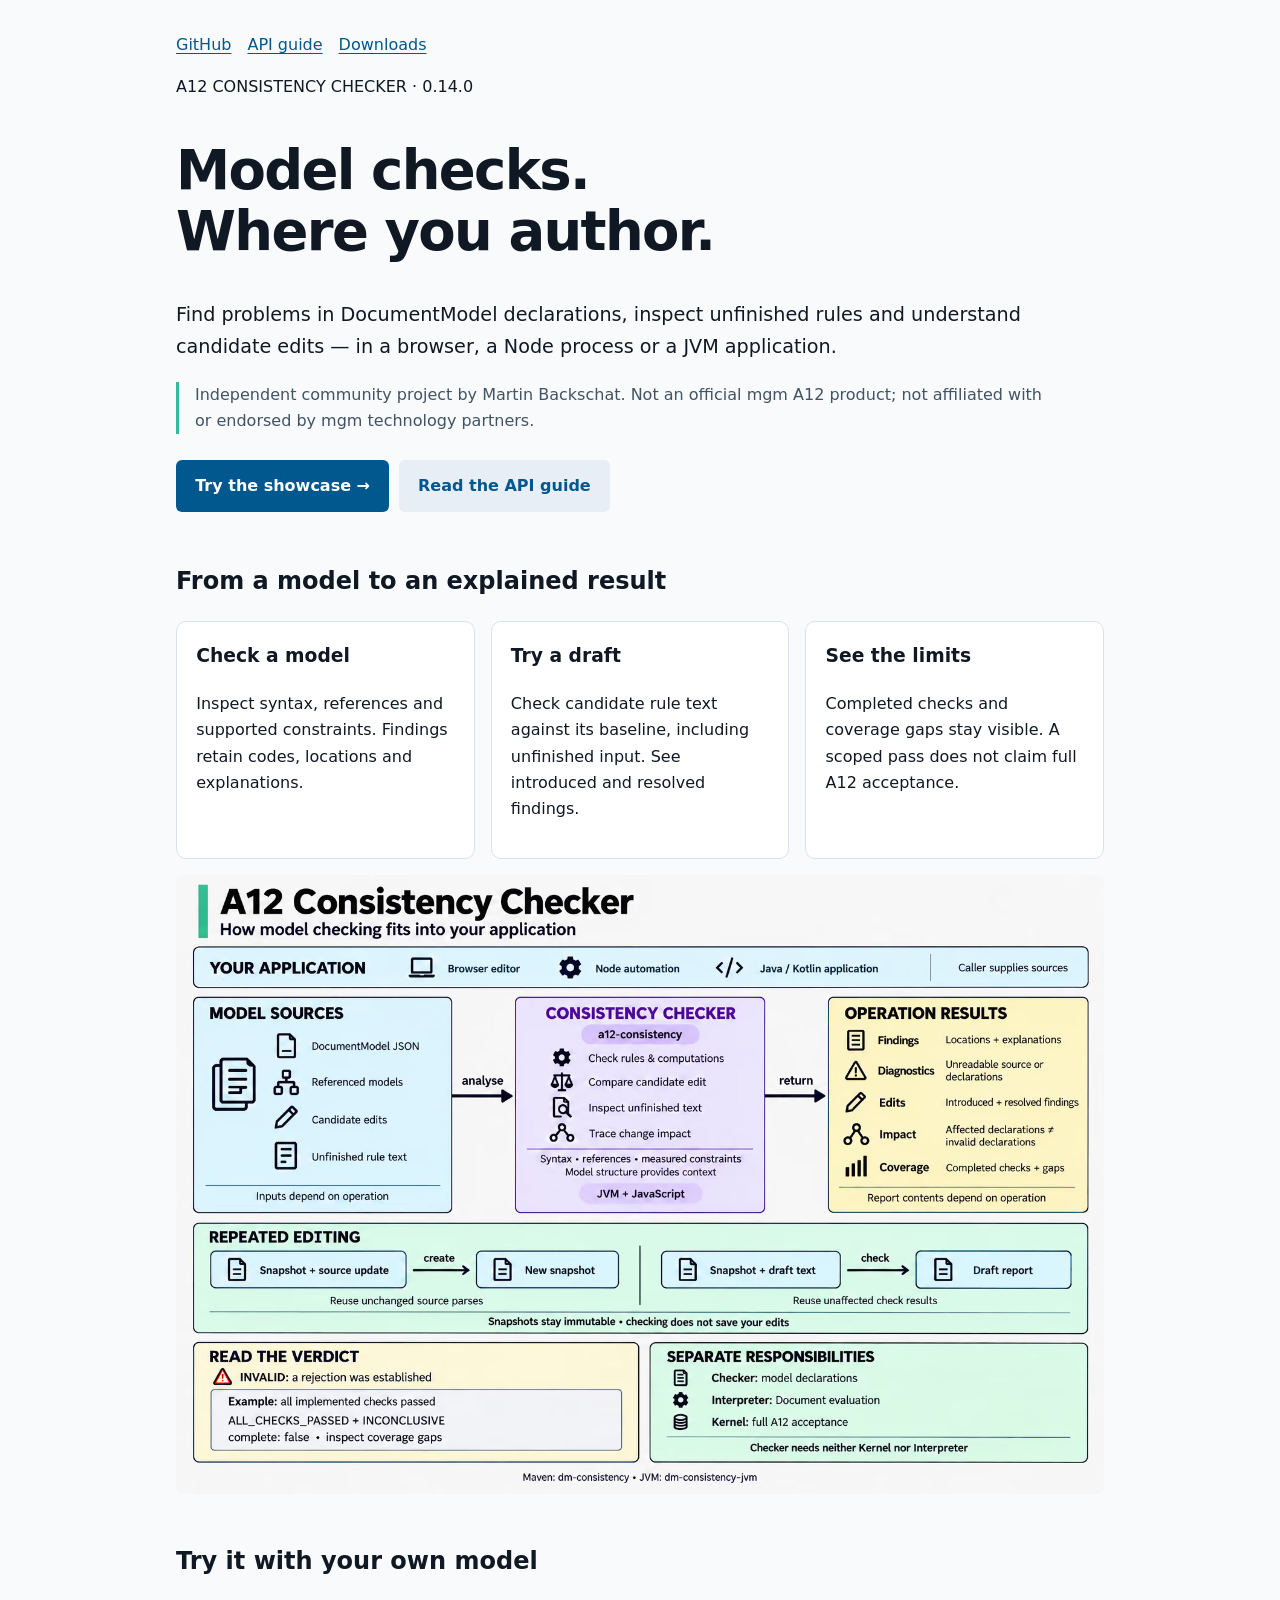
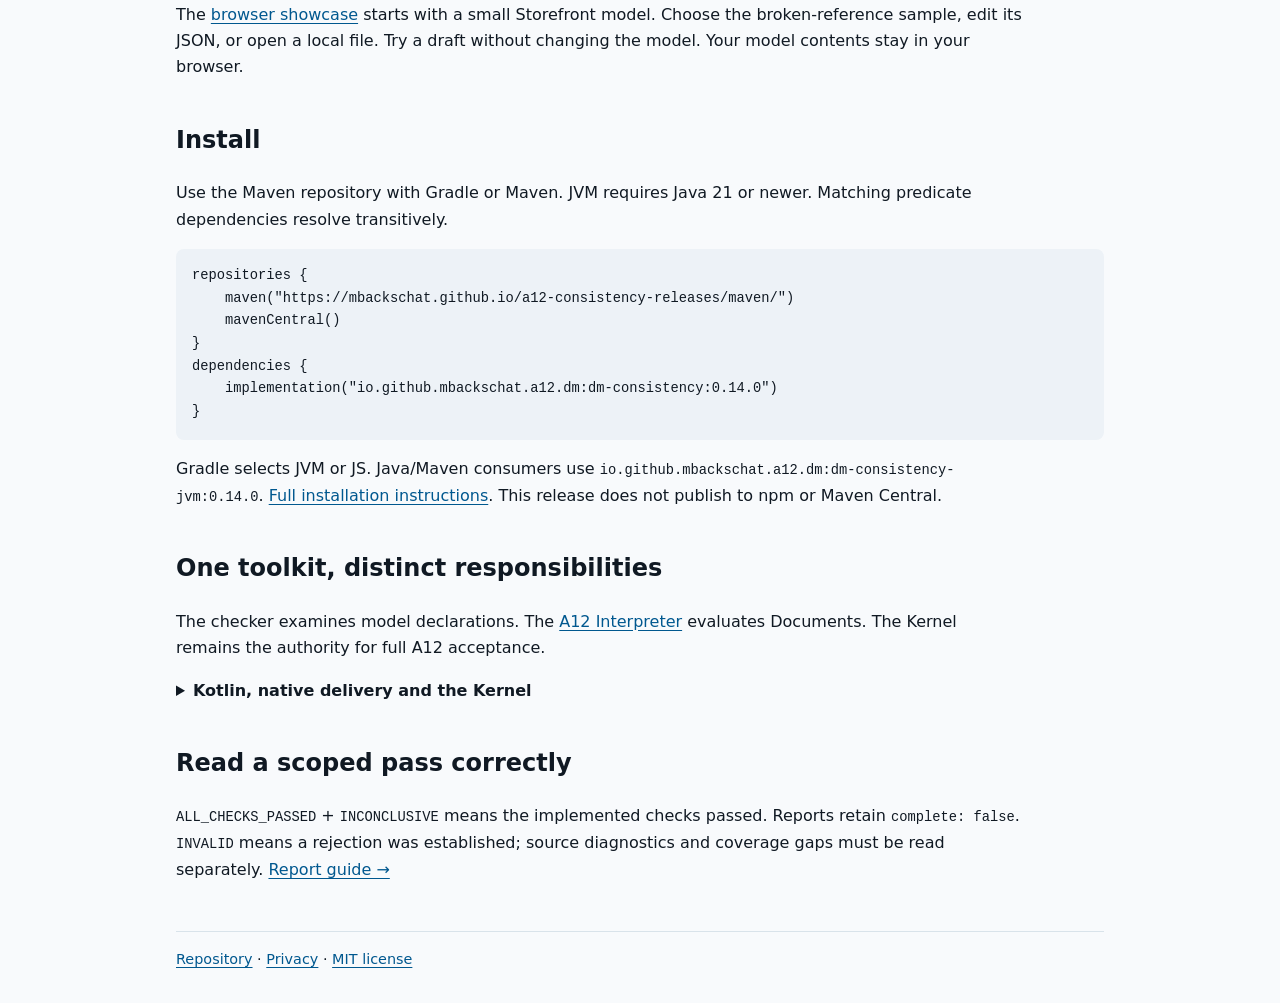
<file: site/index.html>
<!doctype html><html lang="en"><head><meta charset="utf-8"><meta name="viewport" content="width=device-width, initial-scale=1"><title>A12 Consistency Checker</title><meta name="description" content="Portable A12 DocumentModel checks for Kotlin, Java and JavaScript, with an interactive browser showcase."><link rel="stylesheet" href="style.css"></head><body>
<nav><a href="https://github.com/mbackschat/a12-consistency-releases">GitHub</a><a href="guide.html">API guide</a><a href="https://github.com/mbackschat/a12-consistency-releases/releases/latest">Downloads</a></nav>
<header><p>A12 CONSISTENCY CHECKER · 0.14.0</p><h1>Model checks.<br>Where you author.</h1><p class="lead">Find problems in DocumentModel declarations, inspect unfinished rules and understand candidate edits — in a browser, a Node process or a JVM application.</p><p class="notice">Independent community project by Martin Backschat. Not an official mgm A12 product; not affiliated with or endorsed by mgm technology partners.</p><a class="cta" href="showcase/">Try the showcase →</a><a class="cta secondary" href="guide.html">Read the API guide</a></header>
<main><h2>From a model to an explained result</h2><div class="cards"><section class="card"><h3>Check a model</h3><p>Inspect syntax, references and supported constraints. Findings retain codes, locations and explanations.</p></section><section class="card"><h3>Try a draft</h3><p>Check candidate rule text against its baseline, including unfinished input. See introduced and resolved findings.</p></section><section class="card"><h3>See the limits</h3><p>Completed checks and coverage gaps stay visible. A scoped pass does not claim full A12 acceptance.</p></section></div>
<img src="assets/a12-consistency-checker.avif" width="1536" height="1024" alt="Checker architecture: supplied models and drafts produce findings, diagnostics and coverage; snapshots stay immutable.">
<h2>Try it with your own model</h2><p>The <a href="showcase/">browser showcase</a> starts with a small Storefront model. Choose the broken-reference sample, edit its JSON, or open a local file. Try a draft without changing the model. Your model contents stay in your browser.</p>
<h2>Install</h2><p>Use the Maven repository with Gradle or Maven. JVM requires Java 21 or newer. Matching predicate dependencies resolve transitively.</p><pre><code>repositories {
    maven("https://mbackschat.github.io/a12-consistency-releases/maven/")
    mavenCentral()
}
dependencies {
    implementation("io.github.mbackschat.a12.dm:dm-consistency:0.14.0")
}</code></pre><p>Gradle selects JVM or JS. Java/Maven consumers use <code>io.github.mbackschat.a12.dm:dm-consistency-jvm:0.14.0</code>. <a href="https://github.com/mbackschat/a12-consistency-releases#install">Full installation instructions</a>. This release does not publish to npm or Maven Central.</p>
<h2>One toolkit, distinct responsibilities</h2><p>The checker examines model declarations. The <a href="https://mbackschat.github.io/a12-interpreter-releases/">A12 Interpreter</a> evaluates Documents. The Kernel remains the authority for full A12 acceptance.</p><details><summary>Kotlin, native delivery and the Kernel</summary><img loading="lazy" src="assets/kotlin-graalvm-kernel-roles.avif" width="1024" height="1536" alt="Kotlin provides JVM and JavaScript libraries; GraalVM provides native dmtool delivery; the A12 Kernel provides authoritative acceptance."></details>
<h2>Read a scoped pass correctly</h2><p><code>ALL_CHECKS_PASSED</code> + <code>INCONCLUSIVE</code> means the implemented checks passed. Reports retain <code>complete: false</code>. <code>INVALID</code> means a rejection was established; source diagnostics and coverage gaps must be read separately. <a href="guide.html#reports">Report guide →</a></p></main>
<footer><a href="https://github.com/mbackschat/a12-consistency-releases">Repository</a> · <a href="privacy.html">Privacy</a> · <a href="https://github.com/mbackschat/a12-consistency-releases/blob/main/LICENSE">MIT license</a></footer></body></html>
</file>
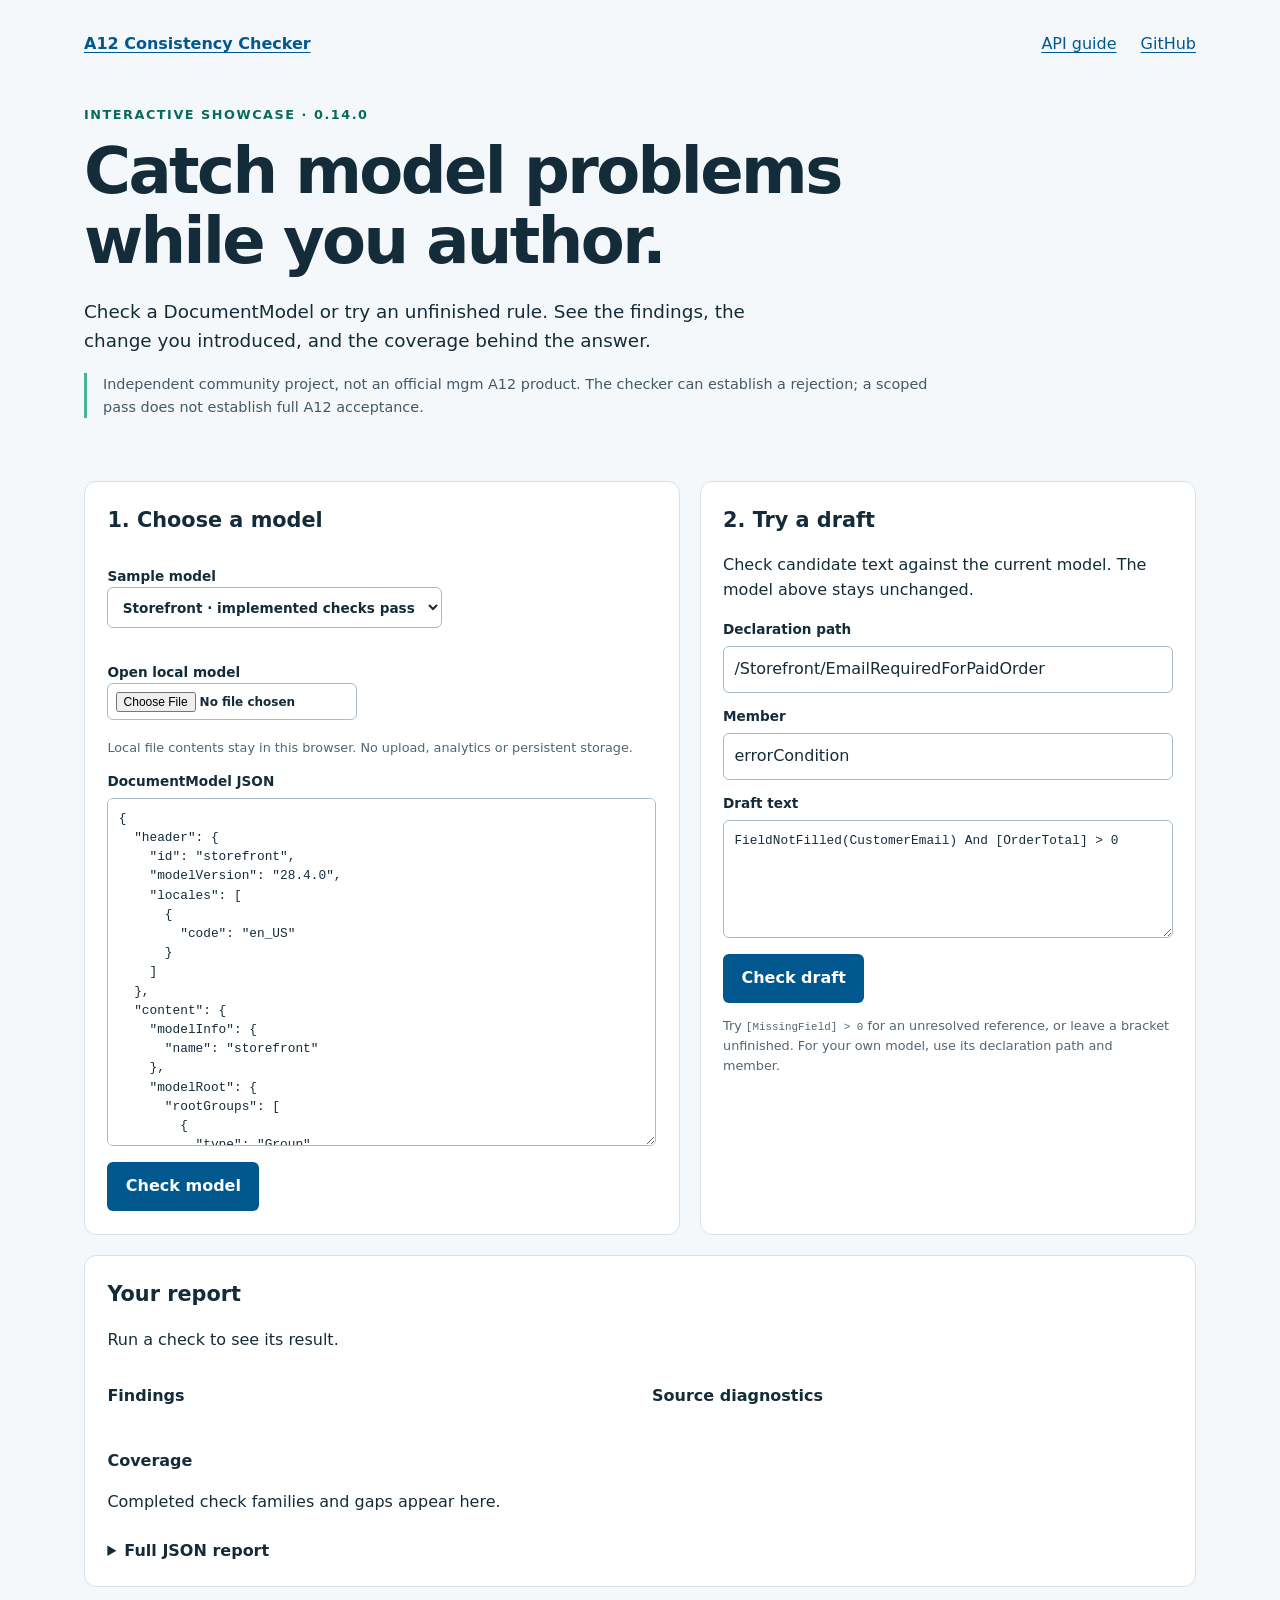
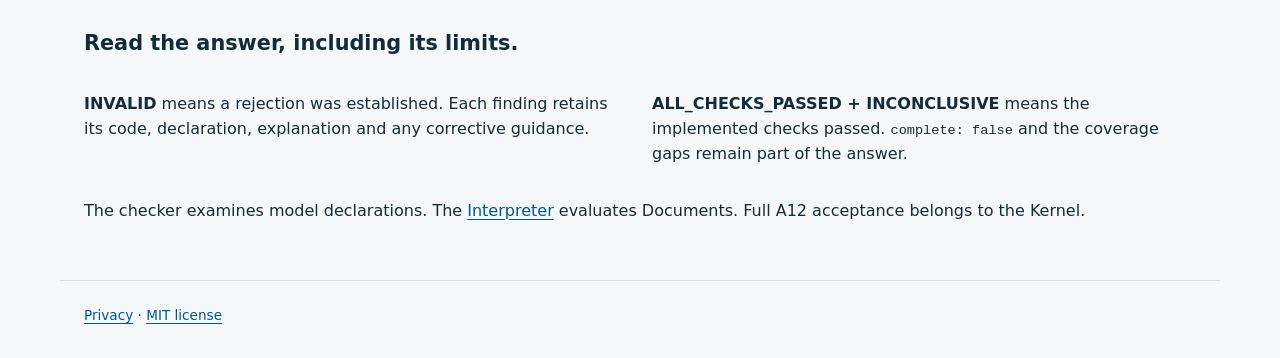
<file: site/showcase/index.html>
<!doctype html>
<html lang="en">
<head><meta charset="utf-8"><meta name="viewport" content="width=device-width, initial-scale=1"><title>A12 Consistency Checker · Showcase</title><meta name="description" content="Try portable A12 model and draft checks in your browser.">  <script type="module" crossorigin src="./assets/index-DaOE5j2q.js"></script>
  <link rel="stylesheet" crossorigin href="./assets/index-9w_QS-Mg.css">
</head>
<body>
<header><nav><a href="../">A12 Consistency Checker</a><a href="../guide.html">API guide</a><a href="https://github.com/mbackschat/a12-consistency-releases">GitHub</a></nav><p class="eyebrow">INTERACTIVE SHOWCASE · <span id="version"></span></p><h1>Catch model problems<br>while you author.</h1><p class="lead">Check a DocumentModel or try an unfinished rule. See the findings, the change you introduced, and the coverage behind the answer.</p><p class="notice">Independent community project, not an official mgm A12 product. The checker can establish a rejection; a scoped pass does not establish full A12 acceptance.</p></header>
<main>
<section class="workspace" aria-label="Model and draft editor">
<div class="panel"><h2>1. Choose a model</h2><div class="controls"><label>Sample model<select id="sample"><option value="storefront">Storefront · implemented checks pass</option><option value="broken">Storefront · broken reference</option></select></label><label class="file">Open local model<input id="file" type="file" accept=".json,application/json"></label></div><p id="file-status">Local file contents stay in this browser. No upload, analytics or persistent storage.</p><label for="model">DocumentModel JSON</label><textarea id="model" rows="17" spellcheck="false"></textarea><button id="check-model">Check model</button></div>
<div class="panel"><h2>2. Try a draft</h2><p>Check candidate text against the current model. The model above stays unchanged.</p><label for="at">Declaration path</label><input id="at" value="/Storefront/EmailRequiredForPaidOrder"><label for="member">Member</label><input id="member" value="errorCondition"><label for="draft">Draft text</label><textarea id="draft" rows="5" spellcheck="false">FieldNotFilled(CustomerEmail) And [OrderTotal] &gt; 0</textarea><button id="check-draft">Check draft</button><p class="hint">Try <code>[MissingField] &gt; 0</code> for an unresolved reference, or leave a bracket unfinished. For your own model, use its declaration path and member.</p></div>
</section>
<section class="panel results" aria-live="polite"><h2 id="result-title">Your report</h2><p id="stale" hidden>Inputs changed. Run a check to update this report.</p><div id="verdict" data-testid="verdict">Run a check to see its result.</div><p id="meaning"></p><div id="changes" data-testid="changes"></div><div class="report-grid"><section><h3>Findings</h3><div id="findings" data-testid="findings"></div></section><section><h3>Source diagnostics</h3><div id="diagnostics" data-testid="diagnostics"></div></section></div><section id="coverage" data-testid="coverage"><h3>Coverage</h3><p>Completed check families and gaps appear here.</p></section><details><summary>Full JSON report</summary><pre id="raw"></pre></details></section>
<section class="explainer"><h2>Read the answer, including its limits.</h2><div class="report-grid"><p><strong>INVALID</strong> means a rejection was established. Each finding retains its code, declaration, explanation and any corrective guidance.</p><p><strong>ALL_CHECKS_PASSED + INCONCLUSIVE</strong> means the implemented checks passed. <code>complete: false</code> and the coverage gaps remain part of the answer.</p></div><p>The checker examines model declarations. The <a href="https://mbackschat.github.io/a12-interpreter-releases/">Interpreter</a> evaluates Documents. Full A12 acceptance belongs to the Kernel.</p></section>
</main><footer><a href="../privacy.html">Privacy</a> · <a href="https://github.com/mbackschat/a12-consistency-releases/blob/main/LICENSE">MIT license</a></footer>
</body></html>
</file>
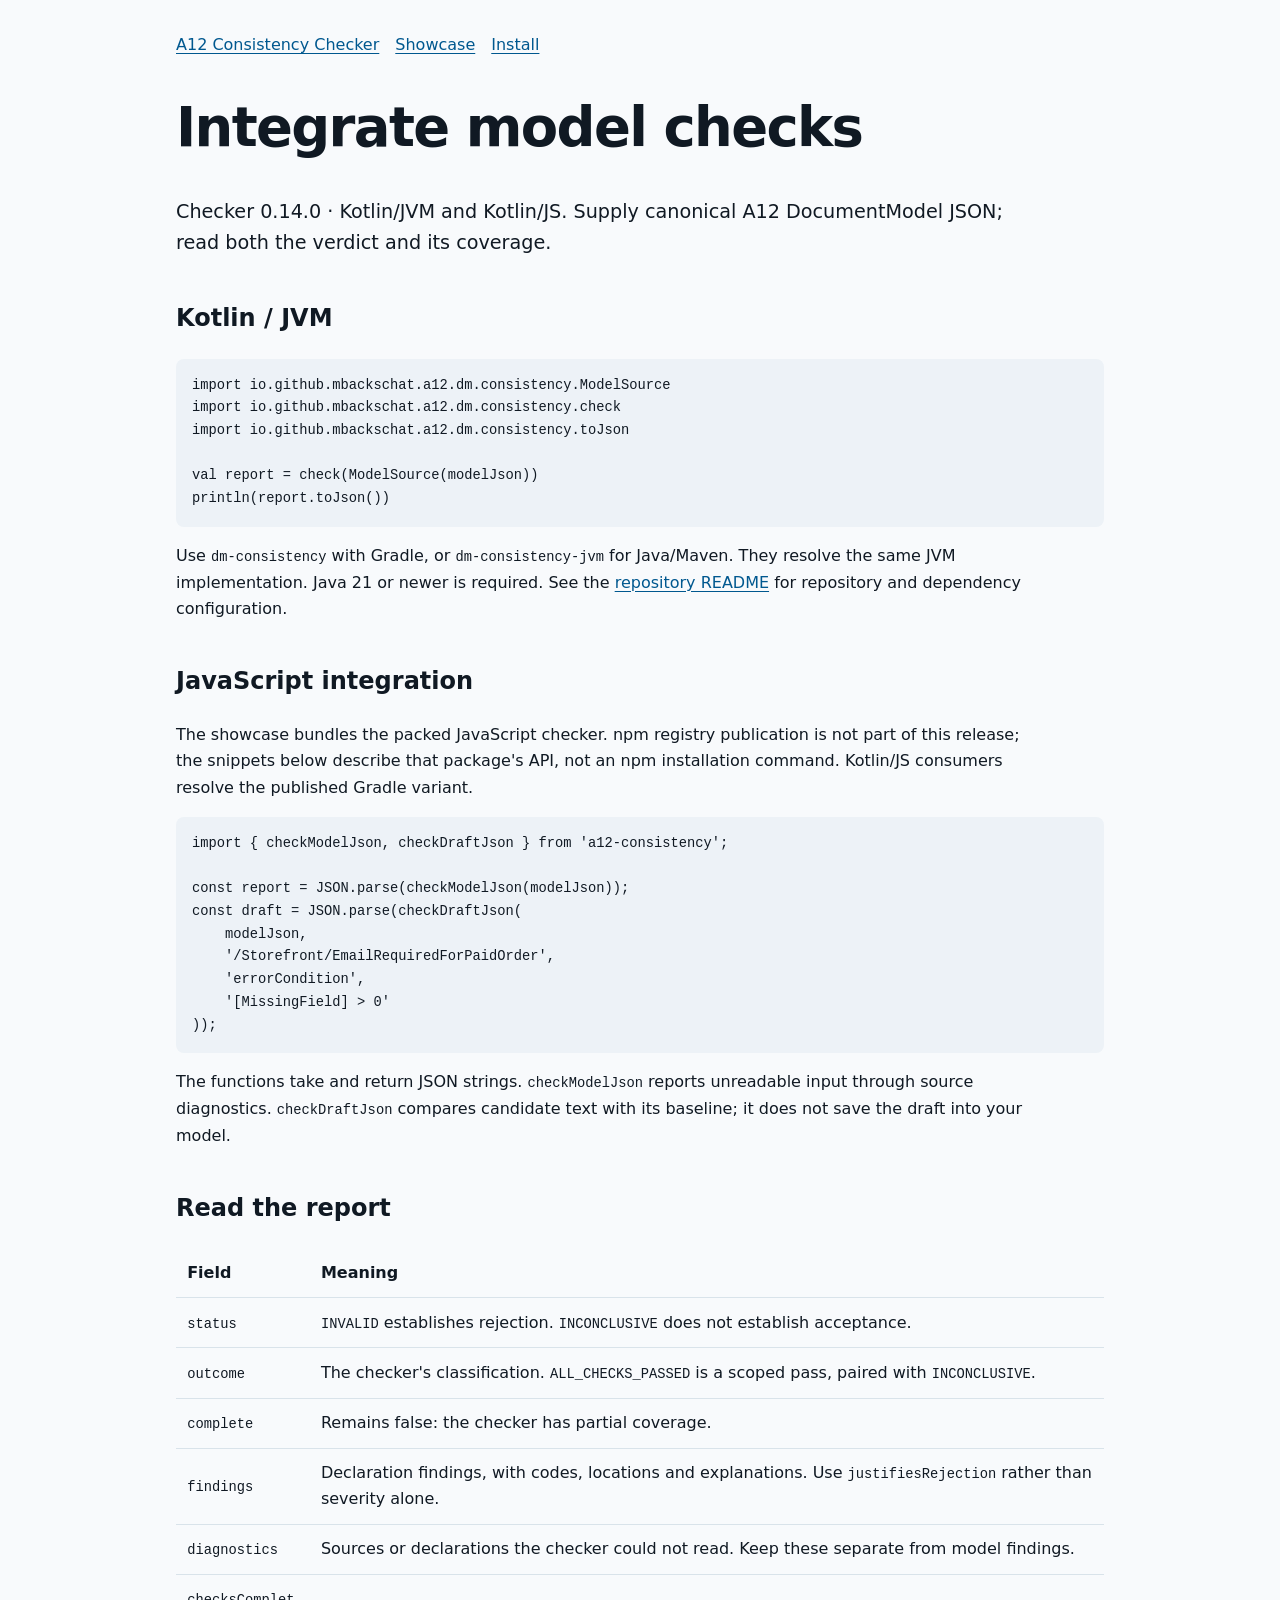
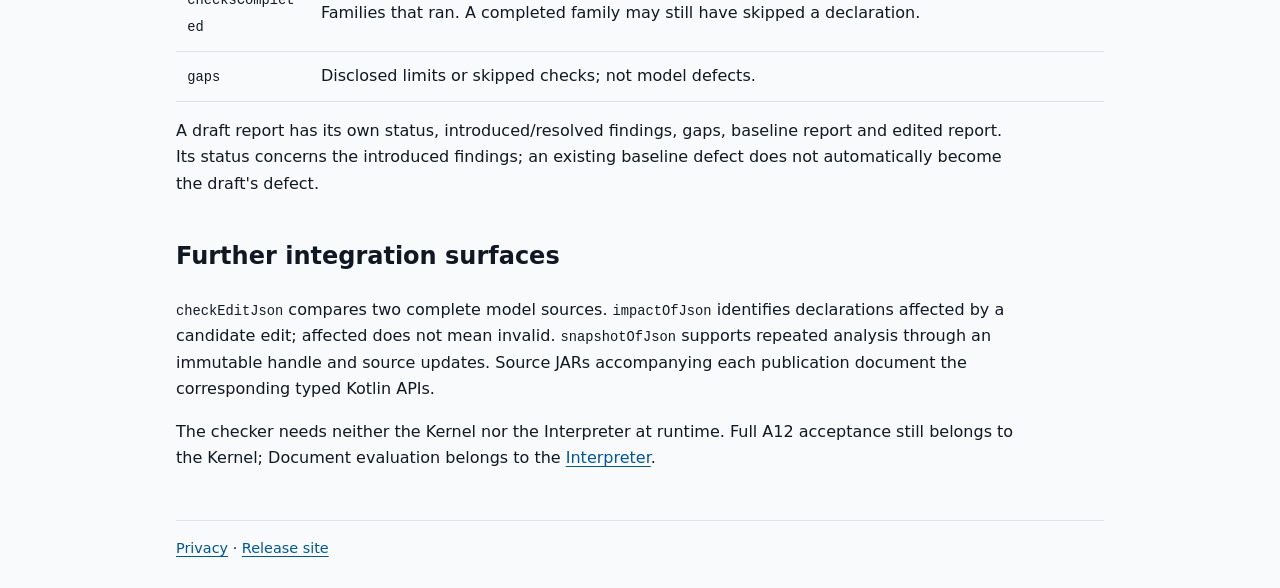
<file: site/guide.html>
<!doctype html><html lang="en"><head><meta charset="utf-8"><meta name="viewport" content="width=device-width, initial-scale=1"><title>API guide · A12 Consistency Checker</title><link rel="stylesheet" href="style.css"></head><body><nav><a href="./">A12 Consistency Checker</a><a href="showcase/">Showcase</a><a href="https://github.com/mbackschat/a12-consistency-releases">Install</a></nav><h1>Integrate model checks</h1><p class="lead">Checker 0.14.0 · Kotlin/JVM and Kotlin/JS. Supply canonical A12 DocumentModel JSON; read both the verdict and its coverage.</p>
<h2>Kotlin / JVM</h2><pre><code>import io.github.mbackschat.a12.dm.consistency.ModelSource
import io.github.mbackschat.a12.dm.consistency.check
import io.github.mbackschat.a12.dm.consistency.toJson

val report = check(ModelSource(modelJson))
println(report.toJson())</code></pre><p>Use <code>dm-consistency</code> with Gradle, or <code>dm-consistency-jvm</code> for Java/Maven. They resolve the same JVM implementation. Java 21 or newer is required. See the <a href="https://github.com/mbackschat/a12-consistency-releases#install">repository README</a> for repository and dependency configuration.</p>
<h2>JavaScript integration</h2><p>The showcase bundles the packed JavaScript checker. npm registry publication is not part of this release; the snippets below describe that package's API, not an npm installation command. Kotlin/JS consumers resolve the published Gradle variant.</p><pre><code>import { checkModelJson, checkDraftJson } from 'a12-consistency';

const report = JSON.parse(checkModelJson(modelJson));
const draft = JSON.parse(checkDraftJson(
    modelJson,
    '/Storefront/EmailRequiredForPaidOrder',
    'errorCondition',
    '[MissingField] > 0'
));</code></pre><p>The functions take and return JSON strings. <code>checkModelJson</code> reports unreadable input through source diagnostics. <code>checkDraftJson</code> compares candidate text with its baseline; it does not save the draft into your model.</p>
<h2 id="reports">Read the report</h2><table><tr><th>Field</th><th>Meaning</th></tr><tr><td><code>status</code></td><td><code>INVALID</code> establishes rejection. <code>INCONCLUSIVE</code> does not establish acceptance.</td></tr><tr><td><code>outcome</code></td><td>The checker's classification. <code>ALL_CHECKS_PASSED</code> is a scoped pass, paired with <code>INCONCLUSIVE</code>.</td></tr><tr><td><code>complete</code></td><td>Remains false: the checker has partial coverage.</td></tr><tr><td><code>findings</code></td><td>Declaration findings, with codes, locations and explanations. Use <code>justifiesRejection</code> rather than severity alone.</td></tr><tr><td><code>diagnostics</code></td><td>Sources or declarations the checker could not read. Keep these separate from model findings.</td></tr><tr><td><code>checksCompleted</code></td><td>Families that ran. A completed family may still have skipped a declaration.</td></tr><tr><td><code>gaps</code></td><td>Disclosed limits or skipped checks; not model defects.</td></tr></table><p>A draft report has its own status, introduced/resolved findings, gaps, baseline report and edited report. Its status concerns the introduced findings; an existing baseline defect does not automatically become the draft's defect.</p>
<h2>Further integration surfaces</h2><p><code>checkEditJson</code> compares two complete model sources. <code>impactOfJson</code> identifies declarations affected by a candidate edit; affected does not mean invalid. <code>snapshotOfJson</code> supports repeated analysis through an immutable handle and source updates. Source JARs accompanying each publication document the corresponding typed Kotlin APIs.</p><p>The checker needs neither the Kernel nor the Interpreter at runtime. Full A12 acceptance still belongs to the Kernel; Document evaluation belongs to the <a href="https://mbackschat.github.io/a12-interpreter-releases/">Interpreter</a>.</p><footer><a href="privacy.html">Privacy</a> · <a href="./">Release site</a></footer></body></html>
</file>
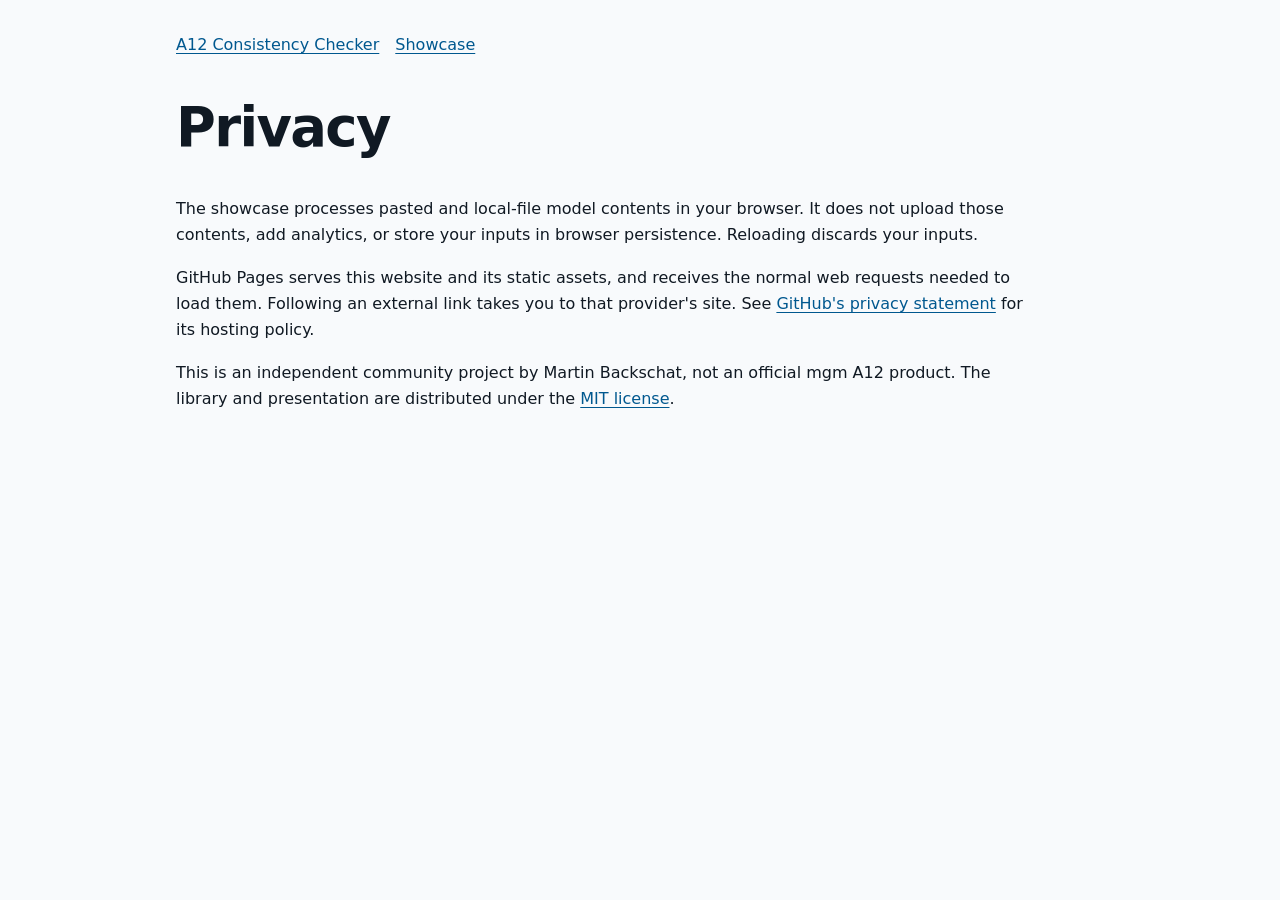
<file: site/privacy.html>
<!doctype html><html lang="en"><head><meta charset="utf-8"><meta name="viewport" content="width=device-width, initial-scale=1"><title>Privacy · A12 Consistency Checker</title><link rel="stylesheet" href="style.css"></head><body><nav><a href="./">A12 Consistency Checker</a><a href="showcase/">Showcase</a></nav><h1>Privacy</h1><p>The showcase processes pasted and local-file model contents in your browser. It does not upload those contents, add analytics, or store your inputs in browser persistence. Reloading discards your inputs.</p><p>GitHub Pages serves this website and its static assets, and receives the normal web requests needed to load them. Following an external link takes you to that provider's site. See <a href="https://docs.github.com/en/site-policy/privacy-policies/github-general-privacy-statement">GitHub's privacy statement</a> for its hosting policy.</p><p>This is an independent community project by Martin Backschat, not an official mgm A12 product. The library and presentation are distributed under the <a href="https://github.com/mbackschat/a12-consistency-releases/blob/main/LICENSE">MIT license</a>.</p></body></html>
</file>
<file: site/style.css>
:root{font-family:system-ui,-apple-system,sans-serif;color:#101923;background:#f8fafc;line-height:1.65}body{max-width:58rem;margin:0 auto;padding:2rem 1.25rem}a{color:#00588f;text-underline-offset:3px}nav{display:flex;gap:1rem;flex-wrap:wrap}h1{font-size:clamp(2rem,6vw,3.4rem);line-height:1.12;letter-spacing:-.03em;margin-top:2.5rem}h2{margin-top:2.5rem}p{max-width:53rem}.lead{font-size:1.2rem}.notice{border-left:3px solid #34b99b;padding-left:1rem;color:#425364}.cta{display:inline-block;background:#00588f;color:#fff;padding:.8rem 1.2rem;border-radius:6px;text-decoration:none;font-weight:650;margin:.6rem .6rem .6rem 0}.secondary{background:#e7eef5;color:#00588f}.cards{display:grid;grid-template-columns:repeat(auto-fit,minmax(220px,1fr));gap:1rem}.card{padding:1.2rem;border:1px solid #d9e3ea;border-radius:10px;background:white}.card h3{margin-top:0}img{width:100%;height:auto;border-radius:8px;margin-top:1rem}pre{white-space:pre-wrap;overflow-wrap:anywhere;background:#edf2f7;padding:1rem;border-radius:8px}code{font-family:ui-monospace,monospace;font-size:.86em;overflow-wrap:anywhere}footer{margin-top:3rem;padding-top:1rem;border-top:1px solid #d9e3ea;font-size:.9rem}table{border-collapse:collapse;width:100%}td,th{text-align:left;border-bottom:1px solid #d9e3ea;padding:.7rem}summary{cursor:pointer;font-weight:650}:focus-visible{outline:3px solid #eeab35;outline-offset:3px}
</file>
<file: site/showcase/assets/index-9w_QS-Mg.css>
:root{color:#142c39;font-synthesis:none;background:#f5f8fa;font-family:system-ui,-apple-system,sans-serif;line-height:1.55}*{box-sizing:border-box}body{margin:0}header,main,footer{max-width:1160px;margin:auto;padding:1.5rem}header{padding-top:2rem}nav{flex-wrap:wrap;gap:1.5rem;margin-bottom:3rem;display:flex}nav a:first-child{margin-right:auto;font-weight:750}a{color:#00588f;text-underline-offset:3px}h1{letter-spacing:-.04em;margin:.6rem 0 1.4rem;font-size:clamp(2.2rem,5vw,4rem);line-height:1.08}h2{margin-top:0;font-size:1.3rem}h3{font-size:1rem}.eyebrow{color:#086a5c;letter-spacing:.12em;font-size:.8rem;font-weight:750}.lead{max-width:730px;font-size:1.15rem}.notice{color:#435968;border-left:3px solid #43b59b;max-width:850px;padding-left:1rem;font-size:.9rem}.workspace{grid-template-columns:1.2fr 1fr;gap:1.25rem;display:grid}.panel{background:#fff;border:1px solid #d5e1e8;border-radius:12px;min-width:0;padding:1.4rem}.controls{flex-wrap:wrap;align-items:end;gap:1rem;display:flex}label{margin:.8rem 0 .35rem;font-size:.85rem;font-weight:650;display:block}input,select,textarea,button{font:inherit;max-width:100%}input,select,textarea{color:#142c39;background:#fff;border:1px solid #a6bbc7;border-radius:6px;width:100%;padding:.65rem;display:block}textarea{resize:vertical;font-family:ui-monospace,monospace;font-size:.8rem;line-height:1.5}input[type=file]{padding:.45rem;font-size:.75rem}.file{max-width:250px}button{color:#fff;cursor:pointer;background:#00588f;border:0;border-radius:6px;margin-top:1rem;padding:.75rem 1.15rem;font-weight:650}button:hover{background:#003e65}:focus-visible{outline-offset:3px;outline:3px solid #eeab35}.hint,#file-status{color:#526674;font-size:.8rem}code,pre{overflow-wrap:anywhere;font-family:ui-monospace,monospace;font-size:.85em}.results{margin-top:1.25rem}.verdict{overflow-wrap:anywhere;background:#eaf7f3;border-left:4px solid #148a78;padding:1rem;font-weight:700}.rejected{background:#fff0ec;border-color:#b84132}.report-grid{grid-template-columns:1fr 1fr;gap:1.5rem;min-width:0;display:grid}.finding{overflow-wrap:anywhere;background:#f5f8fa;border:1px solid #e0e9ed;border-radius:6px;margin:.5rem 0;padding:.7rem .9rem;font-size:.85rem}.finding p{margin:.35rem 0}#coverage{margin:1.5rem 0}#coverage>div{max-height:20rem;overflow:auto}#coverage>p{overflow-wrap:anywhere}pre{white-space:pre-wrap;background:#f5f8fa;max-height:30rem;padding:1rem;overflow:auto}summary{cursor:pointer;font-weight:650}.explainer{padding:2.5rem 0 1rem}#stale{background:#fff3ce;padding:.6rem}footer{border-top:1px solid #d5e1e8;padding-bottom:2rem;font-size:.85rem}@media (width<=760px){.workspace,.report-grid{grid-template-columns:1fr}header,main,footer{padding:1rem}nav{margin-bottom:2rem}.panel{padding:1rem}}
</file>
